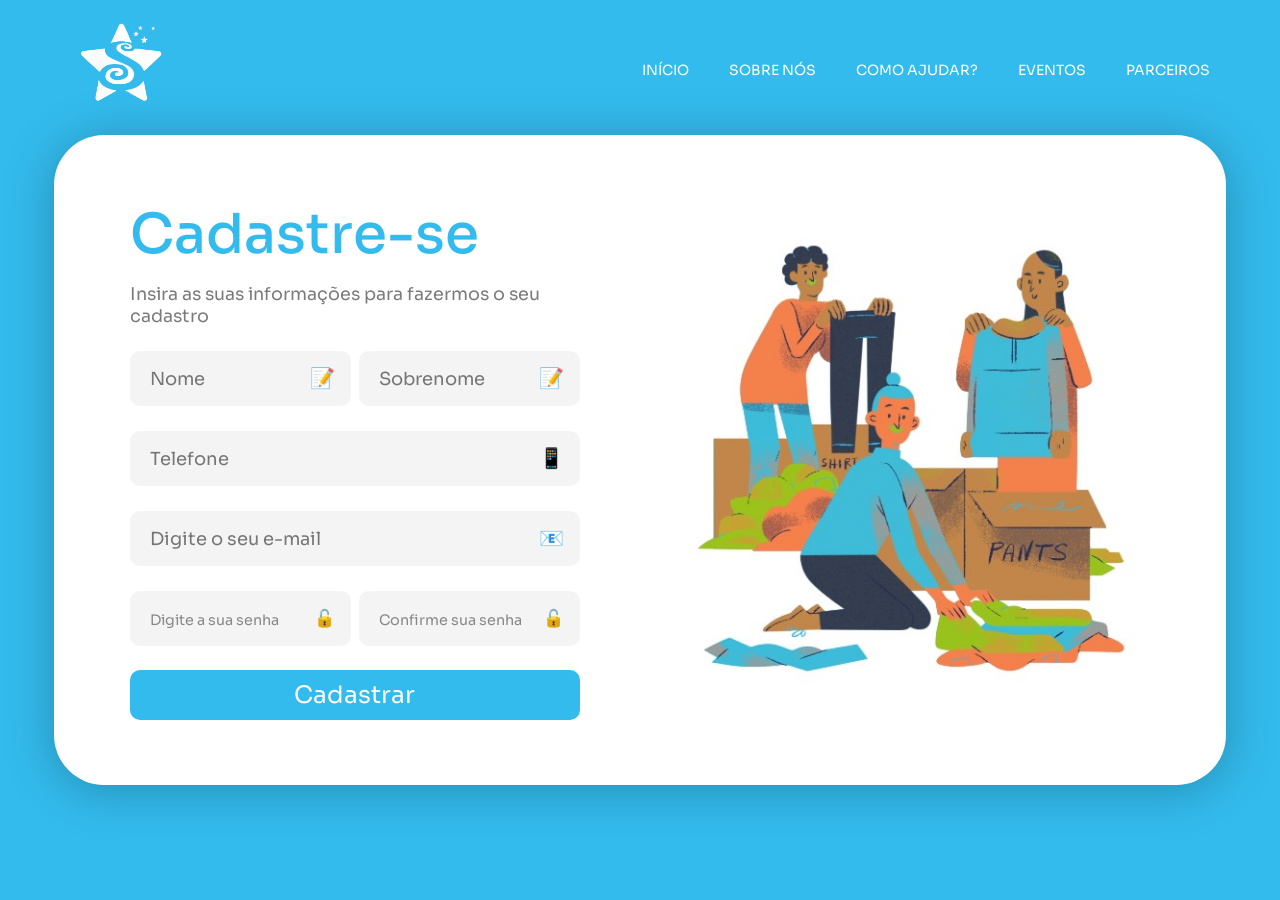
<file: src/cadastro.html>
<!DOCTYPE html>
<html lang="pt-BR">

<head>
    <meta charset="UTF-8">
    <meta name="viewport" content="width=device-width, initial-scale=1.0">
    <title>Cadastro</title>
    <link rel="stylesheet" href="cadastro.css">
    <link rel="stylesheet" href="https://cdnjs.cloudflare.com/ajax/libs/font-awesome/6.4.2/css/all.min.css"
        integrity="sha512-z3gLpd7yknf1YoNbCzqRKc4qyor8gaKU1qmn+CShxbuBusANI9QpRohGBreCFkKxLhei6S9CQXFEbbKuqLg0DA=="
        crossorigin="anonymous" referrerpolicy="no-referrer" />
    <link rel="shortcut icon" href="img/estrelacolorida.jpg" type="image/x-icon">
    <script src="https://api.mapbox.com/mapbox-gl-js/v2.14.1/mapbox-gl.js"></script>
    <link href='https://api.mapbox.com/mapbox-gl-js/v2.14.1/mapbox-gl.css' rel='stylesheet' />
    <link rel="stylesheet" href="https://cdn.jsdelivr.net/npm/bootstrap-icons@1.11.3/font/bootstrap-icons.min.css">
</head>

<body>
    <header>
        <div id="img-logo">
            <a href="paginainicial.html"><img src="imgensLogin/estrelaBranca.png" alt="logotipo" class="logotipo"></a>
        </div>
        <input type="checkbox" id="nav_check" hidden>
        <nav>
            <div class="logo">
                <div class="logo2">
                </div>
            </div>
            <ul>
                <li><a class="a-nav" href="paginainicial.html">INÍCIO</a></li>
                <li><a class="a-nav" href="paginainicial.html#quem-pode">SOBRE NÓS</a></li>
                <li><a class="a-nav" href="paginainicial.html#quem-somos">COMO AJUDAR?</a></li>
                <li><a class="a-nav" href="paginainicial.html#workshops-container">EVENTOS</a></li>
                <li><a class="a-nav" href="paginainicial.html#parceiros">PARCEIROS</a></li>
            </ul>
        </nav>
        <label for="nav_check" class="hamburguer">
            <div></div>
            <div></div>
            <div></div>
        </label>
    </header>
    <main>
        <section id="login">
            <section class="background">
                <div class="login-aside">
                    <h1>Cadastre-se</h1>
                    <p>Insira as suas informações para fazermos o seu cadastro</p>
                   
                    <section id="input-login">

                        <div class="name-container">
                            <div class="nome-wrapper">
                                <input id="nome" type="text" placeholder="Nome">
                                <button type="button" id="toggleNome" aria-label="Mostrar nome">📝</button>
                            </div>
                    
                            <div class="sobrenome-wrapper">
                                <input id="sobrenome" type="text" placeholder="Sobrenome">
                                <button type="button" id="toggleSobrenome" aria-label="Mostrar sobrenome">📝</button>
                            </div>
                        </div>

                        <div class="telefone-wrapper">
                            <input id="telefone" type="tel" placeholder="Telefone" autocomplete="tel" pattern="^\(d{2}\)\d{4,5}-\d{4}$">
                            <button type="button" id="toggleTelefone" aria-label="Mostrar telefone">
                                📱
                            </button>
                        </div>

                        <div class="email-wrapper">
                            <input id="email" type="email" placeholder="Digite o seu e-mail" autocomplete="email">
                            <button type="button" id="toggleEmail" aria-label="Mostrar email">
                                📧
                            </button>
                        </div>
                        
                        <div class="passwords-container">
                            <div class="password-wrapper">
                                <input id="password" type="password" placeholder="Digite a sua senha">
                                <button type="button" id="togglePassword" aria-label="Mostrar senha">🔓</button>
                            </div>
                            
                            <div class="passwordConfirme-wrapper">
                                <input id="passwordConfirme" type="password" placeholder="Confirme sua senha">
                                <button type="button" id="togglePasswordConfirme" aria-label="Mostrar senha">🔓</button>
                            </div>
                        </div>
                    </section>
                    <button id="button">
                        <span id="loadingIcon" style="display:none;">🔄</span>
                        Cadastrar
                    </button>
                    
                </div>
                <div class="login-img">
                </div>
            </section>
        </section>
    </main>
    
</body>
<script src="cadastro.js"></script>

</html>
</file>
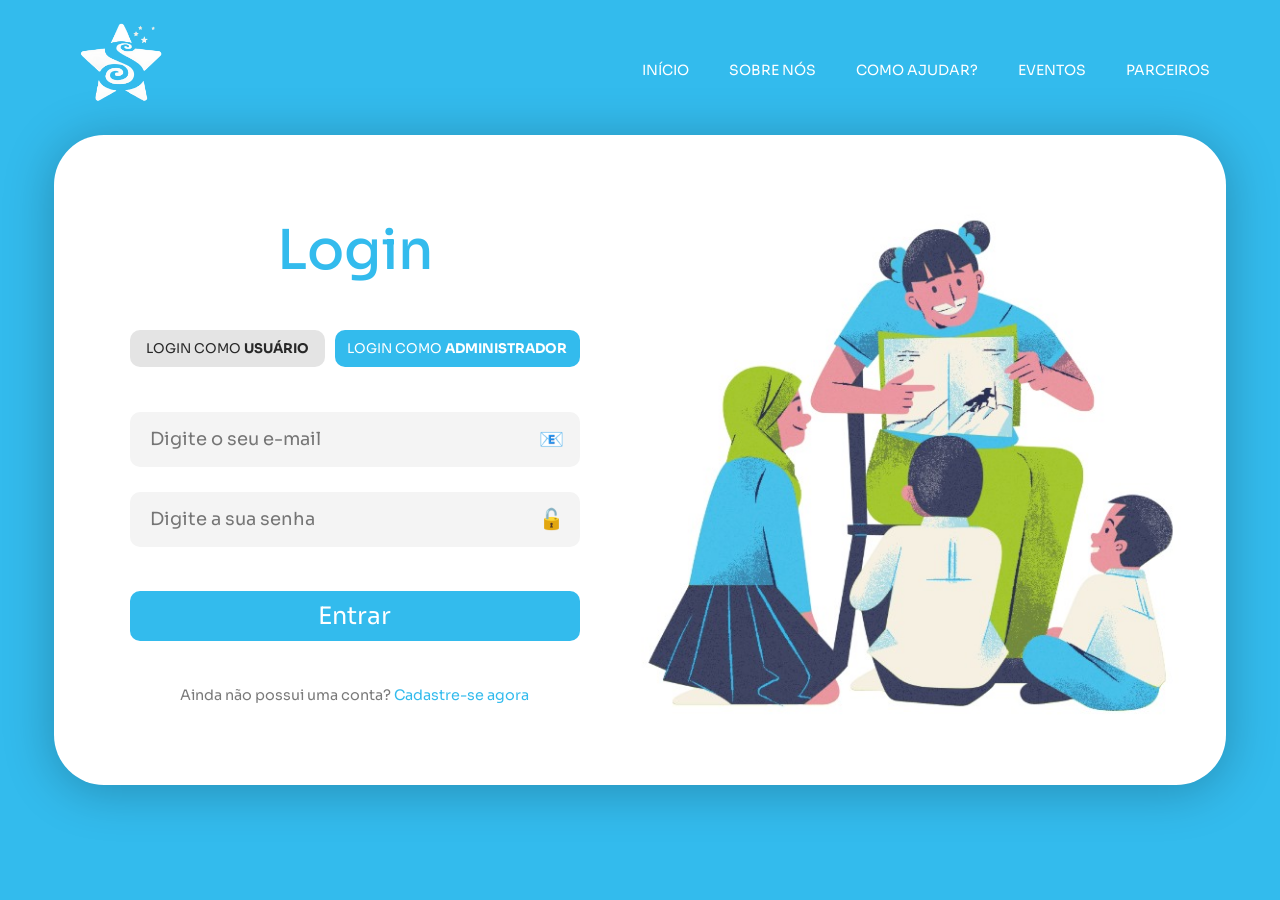
<file: src/loginAdm.html>
<!DOCTYPE html>
<html lang="pt-BR">

<head>
    <meta charset="UTF-8">
    <meta name="viewport" content="width=device-width, initial-scale=1.0">
    <title>Login de Administrador</title>
    <link rel="stylesheet" href="loginAdm.css">
    <link rel="stylesheet" href="https://cdnjs.cloudflare.com/ajax/libs/font-awesome/6.4.2/css/all.min.css"
        integrity="sha512-z3gLpd7yknf1YoNbCzqRKc4qyor8gaKU1qmn+CShxbuBusANI9QpRohGBreCFkKxLhei6S9CQXFEbbKuqLg0DA=="
        crossorigin="anonymous" referrerpolicy="no-referrer" />
    <link rel="shortcut icon" href="img/estrelacolorida.jpg" type="image/x-icon">
    <script src="https://api.mapbox.com/mapbox-gl-js/v2.14.1/mapbox-gl.js"></script>
    <link href='https://api.mapbox.com/mapbox-gl-js/v2.14.1/mapbox-gl.css' rel='stylesheet' />
    <link rel="stylesheet" href="https://cdn.jsdelivr.net/npm/bootstrap-icons@1.11.3/font/bootstrap-icons.min.css">
</head>

<body>
    <header>
        <div id="img-logo">
            <a href="paginainicial.html"><img src="imgensLogin/estrelaBranca.png" alt="logotipo" class="logotipo"></a>
        </div>
        <input type="checkbox" id="nav_check" hidden>
        <nav>
            <div class="logo">
                <div class="logo2">
                </div>
            </div>
            <ul>
                <li><a class="a-nav" href="paginainicial.html">INÍCIO</a></li>
                <li><a class="a-nav" href="paginainicial.html#quem-pode">SOBRE NÓS</a></li>
                <li><a class="a-nav" href="paginainicial.html#quem-somos">COMO AJUDAR?</a></li>
                <li><a class="a-nav" href="paginainicial.html#workshops-container">EVENTOS</a></li>
                <li><a class="a-nav" href="paginainicial.html#parceiros">PARCEIROS</a></li>
            </ul>
        </nav>
        <label for="nav_check" class="hamburguer">
            <div></div>
            <div></div>
            <div></div>
        </label>
    </header>
    <main>
        <section id="login">
            <section class="background">
                <div class="login-aside">
                    <h1>Login</h1>
                    <div class="login-button">
                        <button id="user-button"><a href="loginUsuario.html" class="login-b">LOGIN COMO <strong>USUÁRIO</strong></a></button>
                        <button id="adm-button"><a href="loginAdm.html">LOGIN COMO <strong>ADMINISTRADOR</strong></a></button>
                    </div>
                   
                    <section id="input-login">

                        <div class="email-wrapper">
                            <input id="email" type="email" placeholder="Digite o seu e-mail">
                            <button type="button" id="toggleEmail" aria-label="Mostrar email">
                                📧
                            </button>
                        </div>
                        
                        <div class="password-wrapper">
                            <input id="password" type="password" placeholder="Digite a sua senha">
                            <button type="button" id="togglePassword" aria-label="Mostrar senha">
                                🔓
                            </button>
                        </div>
                    </section>
                    <button id="button">Entrar</button>
                    <p>Ainda não possui uma conta? <a href="cadastro.html" id="cadastre">Cadastre-se agora</a></p>
                </div>
                <div class="login-img">
                </div>
            </section>
        </section>
    </main>
    
</body>
<script src="loginAdm.js"></script>

</html>
</file>
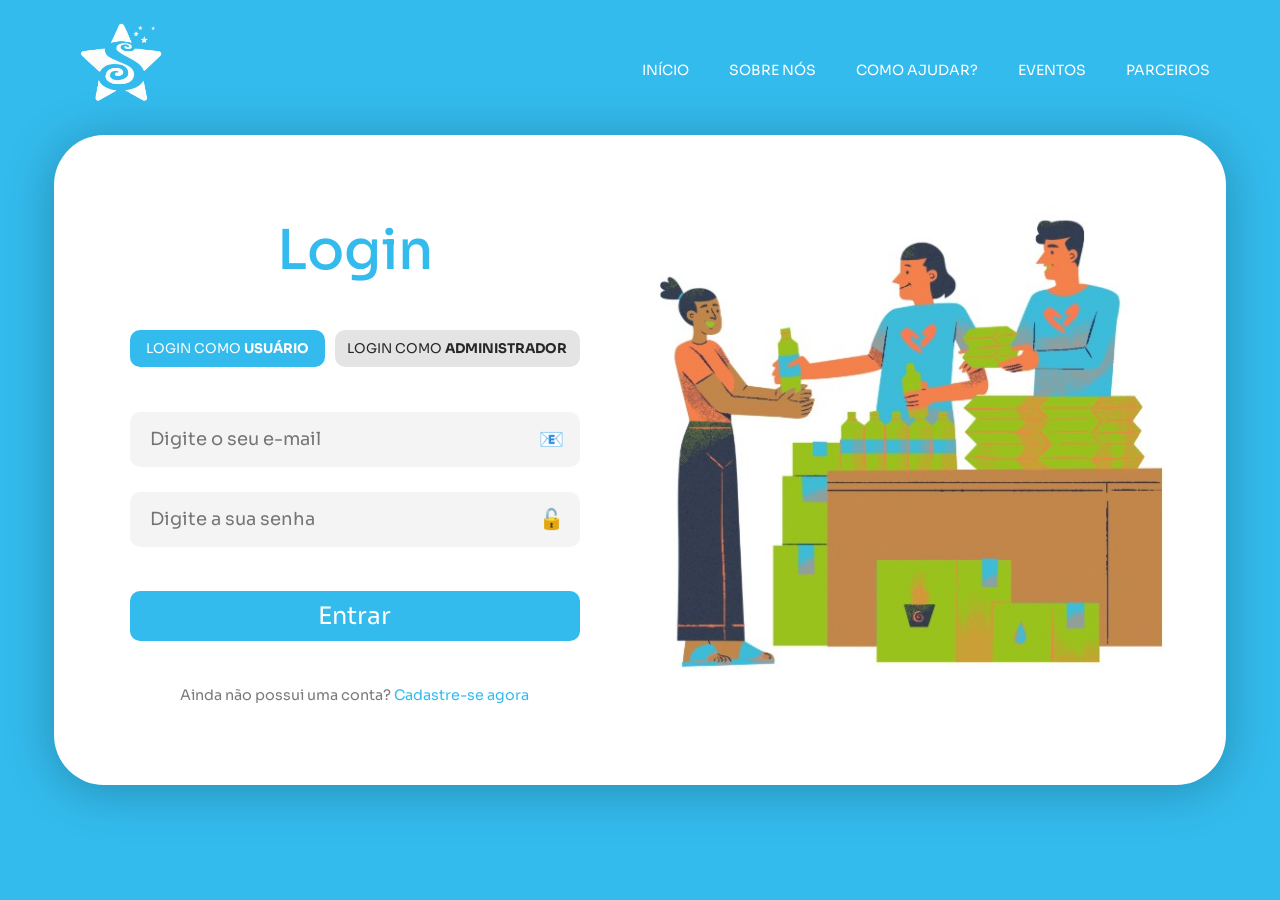
<file: src/loginUsuario.html>
<!DOCTYPE html>
<html lang="pt-BR">

<head>
    <meta charset="UTF-8">
    <meta name="viewport" content="width=device-width, initial-scale=1.0">
    <title>Login de Usuário</title>
    <link rel="stylesheet" href="loginUsuario.css">
    <link rel="stylesheet" href="https://cdnjs.cloudflare.com/ajax/libs/font-awesome/6.4.2/css/all.min.css"
        integrity="sha512-z3gLpd7yknf1YoNbCzqRKc4qyor8gaKU1qmn+CShxbuBusANI9QpRohGBreCFkKxLhei6S9CQXFEbbKuqLg0DA=="
        crossorigin="anonymous" referrerpolicy="no-referrer" />
    <link rel="shortcut icon" href="img/estrelacolorida.jpg" type="image/x-icon">
    <script src="https://api.mapbox.com/mapbox-gl-js/v2.14.1/mapbox-gl.js"></script>
    <link href='https://api.mapbox.com/mapbox-gl-js/v2.14.1/mapbox-gl.css' rel='stylesheet' />
    <link rel="stylesheet" href="https://cdn.jsdelivr.net/npm/bootstrap-icons@1.11.3/font/bootstrap-icons.min.css">
</head>

<body>
    <header>
        <div id="img-logo">
            <a href="paginainicial.html"><img src="imgensLogin/estrelaBranca.png" alt="logotipo" class="logotipo"></a>
        </div>
        <input type="checkbox" id="nav_check" hidden>
        <nav>
            <div class="logo">
                <div class="logo2">
                </div>
            </div>
            <ul>
                <li><a class="a-nav" href="paginainicial.html">INÍCIO</a></li>
                <li><a class="a-nav" href="paginainicial.html#quem-pode">SOBRE NÓS</a></li>
                <li><a class="a-nav" href="paginainicial.html#quem-somos">COMO AJUDAR?</a></li>
                <li><a class="a-nav" href="paginainicial.html#workshops-container">EVENTOS</a></li>
                <li><a class="a-nav" href="paginainicial.html#parceiros">PARCEIROS</a></li>
            </ul>
        </nav>
        <label for="nav_check" class="hamburguer">
            <div></div>
            <div></div>
            <div></div>
        </label>
    </header>
    <main>
        <section id="login">
            <section class="background">
                <div class="login-aside">
                    <h1>Login</h1>
                    <div class="login-button">
                        <button id="user-button"><a href="loginUsuario.css" class="login-b">LOGIN COMO <strong>USUÁRIO</strong></a></button>
                        <button id="adm-button"><a href="loginAdm.html">LOGIN COMO <strong>ADMINISTRADOR</strong></a></button>
                    </div>
                   
                    <section id="input-login">

                        <div class="email-wrapper">
                            <input id="email" type="email" placeholder="Digite o seu e-mail">
                            <button type="button" id="toggleEmail" aria-label="Mostrar email">
                                📧
                            </button>
                        </div>
                        
                        <div class="password-wrapper">
                            <input id="password" type="password" placeholder="Digite a sua senha">
                            <button type="button" id="togglePassword" aria-label="Mostrar senha">
                                🔓
                            </button>
                        </div>
                    </section>
                    <button id="button">Entrar</button>
                    <p>Ainda não possui uma conta? <a href="cadastro.html" id="cadastre">Cadastre-se agora</a></p>
                </div>
                <div class="login-img">
                </div>
            </section>
        </section>
    </main>
    
</body>
<script src="loginUsuario.js"></script>

</html>
</file>
<file: src/cadastro.css>
@import url('https://fonts.googleapis.com/css2?family=Sora:wght@100;300;400;500;700;800&display=swap');

*{
    margin: 0;
    font-family: 'Sora', sans-serif;
}

html{
    background-color:#33BBED;
}

.login-b{
    color: white;
    text-decoration: none;
}
#adm-button a{
    text-decoration: none;
    color: #282828;
}
.logotipo {
    width: 200px;
}

#logo {
    width: 125px;
    height: 49px;
}



header {
    position: absolute;
    display: flex;
    justify-content: space-between;
    align-items: center;
    width: 100%;
    z-index: 2;
    margin-top: 20px;
    
}

#img-logo{
    margin-left: 30px;
}

nav ul {
    margin-top: 7px;
    display: flex;
    align-items: center;
    margin-right: 50px;
}

.a-nav{
    font-size: 14px;
}

nav ul li a {
    color: white;
    text-decoration: none;
    padding: 0 20px;
}

nav ul li {
    list-style-type: none;
}



.hamburguer {
    display: none;
    height: fit-content;
    cursor: pointer;
    padding: 3px 8px;
    border-radius: 5px;
    transition: 0.5s;
}

.hamburguer div {
    width: 30px;
    height: 2px;
    margin: 6px 0;
    background-color: white;
    cursor: pointer;
}

.login{
    display: flex;
    gap: 30px;
    margin-right: 55px;
    margin-left: 50px;
}

#entrar {
    font-size: 17px;
    background: none;
    border: none;
    color: white;
    cursor: pointer;
}

#entrar a{
    color: white;
    text-decoration: none;
}

#cadastro a{
    color:#232323;
    text-decoration: none;
}

#cadastro {
    width: 150px;
    font-size: 17px;
    background: white;
    padding: 10px;
    border: none;
    border-radius: 30px;
    color: #232323;
    cursor: pointer;
}

p {
    color: #7A7A7A;
    font-size: 1.1rem;
    text-align: center;
}
  
p a {
    color: #33BBED;
    text-decoration: none;
}

.passwords-container {
    display: flex;
    gap: 0.5rem; /* Espaçamento entre os campos */
}

.password-wrapper, .passwordConfirme-wrapper {
    position: relative;
    display: flex;
    align-items: center;
    flex: 1; /* Divide o espaço igualmente entre os campos */
}



.password-wrapper input, .passwordConfirme-wrapper input {
    width: 100%;
    padding-right: 40px; /* Espaço para o ícone */
}

#togglePassword, #togglePasswordConfirme {
    position: absolute;
    right: 10px;
    background: none;
    border: none;
    cursor: pointer;
    font-size: 17px;
}



.email-wrapper {
    position: relative;
    display: flex;
    align-items: center;
}

#email {
    padding-right: 40px; /* Espaço para o ícone */
    
}

#toggleEmail {
    position: absolute;
    right: 10px;
    background: none;
    border: none;
    cursor: pointer;
    font-size: 20px; /* Aumenta o tamanho do ícone */
}

.telefone-wrapper {
    position: relative;
    display: flex;
    align-items: center;
}

#telefone {
    padding-right: 40px; /* Espaço para o ícone */
    
}

#toggleTelefone {
    position: absolute;
    right: 10px;
    background: none;
    border: none;
    cursor: pointer;
    font-size: 20px; /* Aumenta o tamanho do ícone */
}


.name-container {
    display: flex;
    gap: 0.5rem; /* Espaçamento entre os campos */
}

.nome-wrapper, .sobrenome-wrapper {
    position: relative;
    display: flex;
    align-items: center;
    flex: 1; /* Divide o espaço igualmente entre os campos */
}

.nome-wrapper input, .sobrenome-wrapper input {
    width: 100%;
    padding-right: 40px; /* Espaço para o ícone */
}

#toggleNome, #toggleSobrenome {
    position: absolute;
    right: 10px;
    background: none;
    border: none;
    cursor: pointer;
    font-size: 20px; /* Tamanho do ícone */
}




@media (min-width: 1200px) {
/*Aqui começa o código do main*/


#login{
    padding: 5px 54px;
    display: block;
    margin: auto;
}

.background{

    
    margin-top: 130px;
    background-color: white;
    width: 100%;
    height: 650px;
    border-radius: 50px;
    box-shadow: 0px 5px 50px 0px rgba(0, 0, 0, 0.25);
    display: flex;
    justify-content: space-around;
    align-items: center;
    border: 30px;


}

.login-aside{
    display: flex;
    flex-direction: column;
    justify-content: space-between;
    height: 80%;
    width: 450px;
    max-width: 100%;
    padding-left: 60px;
    
}

.login-aside h1{
    color: #33BBED;
    text-align: left;
    font-size: 55px;
    font-weight: 500;
    margin-bottom: -10px;
}

.login-aside p{
    color: #7A7A7A;
    text-align: left;
}

.divisor{
    display: flex;
    justify-content: space-between;
    align-items: center;
}

.line{
    background-color: #D1D1D1;
    height: 1.5px;
    width: 35%;
}

.login-button{
    display: flex;
    justify-content: space-between;
    align-items: center;
    gap: 10px;
}

#user-button{
    border: none;
    border-radius: 10px;
    background-color: #33BBED;
    color: white;
    width: 200px;
    padding: 10px;
}

#adm-button{
    border: none;
    border-radius: 10px;
    background-color: #E4E4E4;
    color: #282828;
    width: 250px;
    padding: 10px;
}

#adm-button:hover {
    transform: scale(1.02);
    
    
}
  
#user-button:hover {
    transform: scale(1.02);
    
    
}
  

  

.entrar-com{
    display: flex;
    align-items: center;
    justify-content: space-between;
    gap: 10px;
}

.meios-de-entrar{
    border: 1px solid #D2D2D2;
    border-radius: 10px;
    background: none;
    padding: 20px;
    width: 150px;
    height: 65px;
    object-fit: contain;
}

.continue{
    text-align: center;
}

#input-login{
    display: flex;
    flex-direction: column;
    gap: 25px;
}

#input-login input{
    border: none;
    width: 96.5%;
    height: 15px;
    padding: 20px 20px;
    padding-right: 50px;
    border-radius: 10px;
    background: #F4F4F4;
    font-size: 18px;
    outline: none;
}

#password::placeholder,
#passwordConfirme::placeholder {
    font-size: 0.9rem; /* Ajuste o tamanho conforme desejado */
    color: #888; /* Ajuste a cor se necessário */
}

#button{
    border: none;
    border-radius: 10px;
    padding: 10px;
    background-color: #33BBED;
    color: white;
    font-size: 24px;
    width: 100%;
}



#button:hover {
  transform: scale(1.02);
  
}

#cadastre:hover{
    text-decoration: underline;

}



.login-img{
    background: url(imgensLogin/cadastroimg.jpg);
    width: 600px;
    height: 600px;
    background-size: cover;
    background-repeat: no-repeat;
    border-radius: 50px;
}




}

@media (max-width: 1200px) and (min-width: 600px) {
    /*Aqui inicia o código do cabeçalho*/

    .logotipo {
        width: 180px;
        margin-left: -20px;
        
    }

    nav {
        position: fixed;
        left: -300px;
        top: 0;
        z-index: 15;
        width: 280px;
        height: 100%;
        background-color: white;
        transition: 0.5s;
        box-shadow: 2px 0 20px 0 rgb(0, 0, 0, 0.5);
        
    }

    .a-nav{
        color: #232323;
        font-weight: 500;
        padding: 0;
    }

    #nav_check:checked~nav {
        left: 0;
    }

    .logo2 {
        height: 39px;
        width: 100px;
        background: url(imgensLogin/estrelaBranca.png);
        background-size: cover;
    }

    nav .logo {
        display: block;
        height: 70px;
        display: flex;
        align-items: center;
        margin-left: 20px;
    }

    nav ul {
        display: flex;
        flex-direction: column;
        padding: 0 20px;
    }

    nav ul li {
        padding: 10px 0;
        width: 100%;
        cursor: pointer;
    }


    .hamburguer {
        display: block;
        margin-right: 55px;
    }

    .login{
        display: flex;
        flex-direction: column;
        gap: 10px;
        width: 100%;
        margin: 200px 0px 0px 0px;
    }
    
    #entrar a{
        color: white;
        text-decoration: none;
    }

    #cadastro a{
        color: white;
        text-decoration: none;
    }
    
    #cadastro {
        width: 230px;
        font-size: 17px;
        padding: 10px;
        border: none;
        border-radius: 30px;
        cursor: pointer;
        background-color: #33BBED;
    }

    #entrar {
        width: 230px;
        font-size: 17px;
        padding: 10px;
        border: none;
        border-radius: 30px;
        cursor: pointer;
        background-color: #33BBED
    }

/*Aqui começa o código do main*/

#login{
    padding-top: 10px;
    padding-bottom: 10px;
    padding-left: 45px;
    padding-right: 70px;
    display: block;
    margin: auto;
}

.background{
    margin-top: 100px;
    background-color: white;
    width: 90%;
    height: 700px;
    border-radius: 30px;
    box-shadow: 0px 5px 50px 0px rgba(0, 0, 0, 0.25);
    display: flex;
    justify-content: space-around;
    align-items: center;
    flex-direction: column;
    border: 30px;
    padding-right: 50px;
    padding-left: 50px;
    padding-top: 20px;
    margin-top: 110px;
}

.login-aside{
    display: flex;
    flex-direction: column;
    justify-content: space-between;
    height: 90%;
    max-width: 100%;
}

.login-aside h1{
    color: #33BBED;
    text-align: left;
    font-size: 50px;
    margin-bottom: -25px;
}

.login-aside p{
    text-align: left;
    color: #7A7A7A;;
    font-size: 30px;
}

.divisor{
    display: flex;
    justify-content: space-between;
    align-items: center;
}

.line{
    background-color: #D1D1D1;
    height: 1.5px;
    width: 35%;
}

.login-button{
    display: flex;
    justify-content: space-between;
    align-items: center;
    gap: 10px;
}

#user-button{
    border: none;
    border-radius: 10px;
    background-color: #33BBED;
    color: white;
    width: 250px;
    padding: 10px;
}

#adm-button{
    border: none;
    border-radius: 10px;
    background-color: #E4E4E4;
    color: #282828;
    width: 250px;
    padding: 10px;
}

#adm-button:hover {
    transform: scale(1.02);
    
    
}
  
#user-button:hover {
    transform: scale(1.02);
    
    
}

.entrar-com{
    display: flex;
    align-items: center;
    justify-content: space-between;
    gap: 10px;
}

.meios-de-entrar{
    border: 1px solid #D2D2D2;
    border-radius: 10px;
    background: none;
    padding: 20px;
    width: 150px;
    height: 65px;
    object-fit: contain;
}

.continue{
    text-align: center;
}

#input-login{
    display: flex;
    flex-direction: column;
    
    gap: 15px;
}

#input-login input{
    border: none;
    width: 96.5%;
    padding: 20px 20px;
    padding-right: 55px;
    border-radius: 10px;
    background: #F4F4F4;
    font-size: 24px;
    outline: none;
}

#password::placeholder,
#passwordConfirme::placeholder {
    font-size: 1.3rem; /* Ajuste o tamanho conforme desejado */
    color: #888; /* Ajuste a cor se necessário */
}

#button{
    border: none;
    border-radius: 10px;
    padding: 15px;
    background-color: #33BBED;
    color: white;
    font-size: 30px;
    width: 100%;
}


#button:hover {
    transform: scale(1.02);
}
  
#cadastre:hover{
      text-decoration: underline;
  
}


#togglePassword, #togglePasswordConfirme {
    position: absolute;
    right: 10px;
    background: none;
    border: none;
    cursor: pointer;
    font-size: 30px;
}




#toggleEmail {
    position: absolute;
    right: 10px;
    background: none;
    border: none;
    cursor: pointer;
    font-size: 30px; /* Aumenta o tamanho do ícone */
}



#toggleTelefone {
    position: absolute;
    right: 10px;
    background: none;
    border: none;
    cursor: pointer;
    font-size: 30px; /* Aumenta o tamanho do ícone */
}






#toggleNome, #toggleSobrenome {
    position: absolute;
    right: 10px;
    background: none;
    border: none;
    cursor: pointer;
    font-size: 30px; /* Tamanho do ícone */
}




}

@media (max-width: 600px) and (min-width: 200px) {
    /*Aqui inicia o código do cabeçalho*/

    .logotipo {
        width: 150px;
        margin-left: -20px;
    }

    nav {
        position: fixed;
        left: -300px;
        top: 0;
        z-index: 15;
        width: 280px;
        height: 100%;
        background-color: white;
        transition: 0.5s;
        box-shadow: 2px 0 20px 0 rgb(0, 0, 0, 0.5);
    }

    .a-nav{
        color: #232323;
        font-weight: 500;
        padding: 0;
    }

    #nav_check:checked~nav {
        left: 0;
    }

    .logo2 {
        height: 39px;
        width: 100px;
        background: url(img/LOGO-COLORIDO.png);
        background-size: cover;
    }

    nav .logo {
        display: block;
        height: 70px;
        display: flex;
        align-items: center;
        margin-left: 20px;
    }

    nav ul {
        display: flex;
        flex-direction: column;
        padding: 0 20px;
    }

    nav ul li {
        padding: 10px 0;
        width: 100%;
        cursor: pointer;
    }


    .hamburguer {
        display: block;
        margin-right: 55px;
    }

    .login{
        display: flex;
        flex-direction: column;
        gap: 10px;
        width: 100%;
        margin: 200px 0px 0px 0px;
    }
    
    #entrar a{
        color: white;
        text-decoration: none;
    }

    #cadastro a{
        color: white;
        text-decoration: none;
    }
    
    #cadastro {
        width: 230px;
        font-size: 17px;
        padding: 10px;
        border: none;
        border-radius: 30px;
        cursor: pointer;
        background-color: #e20001;
    }

    #entrar {
        width: 230px;
        font-size: 17px;
        padding: 10px;
        border: none;
        border-radius: 30px;
        cursor: pointer;
        background-color: #e20001;
    }


/*Aqui começa o código do main*/

#login{
    padding-top: 10px;
    padding-bottom: 10px;
    padding-left: 30px;
    padding-right: 70px;
    display: block;
    margin: auto;
}

.background{
    margin-top: 100px;
    background-color: white;
    width: 100%;
    height: 450px;
    border-radius: 30px;
    box-shadow: 0px 5px 50px 0px rgba(0, 0, 0, 0.25);
    display: flex;
    justify-content: space-around;
    align-items: center;
    flex-direction: column;
    border: 30px;
    padding-right: 20px;
    padding-left: 20px;
    padding-top: 20px;
   
}

.login-aside{
    display: flex;
    flex-direction: column;
    justify-content: space-between;
    height: 90%;
    max-width: 100%;
}

.login-aside h1{
    color: #33BBED;
    text-align: left;
    font-size: 30px;
    margin-bottom: -10px;
}

.login-aside p{
    color: #7A7A7A;
    font-size: 1.0rem;
    text-align: left;
}

.divisor{
    display: flex;
    justify-content: space-between;
    align-items: center;
}

.line{
    background-color: #D1D1D1;
    height: 1.5px;
    width: 30%;
}

.login-button{
    display: flex;
    justify-content: space-between;
    align-items: center;
    gap: 10px;
}

#user-button{
    border: none;
    border-radius: 10px;
    background-color: #33BBED;
    color: white;
    width: 250px;
    padding: 10px;
}

#adm-button{
    border: none;
    border-radius: 10px;
    background-color: #E4E4E4;
    color: #282828;
    width: 250px;
    padding: 10px;
}

#adm-button:hover {
    transform: scale(1.02);
    
    
}
  
#user-button:hover {
    transform: scale(1.02);
    
    
}


.entrar-com{
    display: flex;
    align-items: center;
    justify-content: space-between;
    gap: 10px;
}

.meios-de-entrar{
    border: 1px solid #D2D2D2;
    border-radius: 10px;
    background: none;
    padding: 20px;
    width: 150px;
    height: 65px;
    object-fit: contain;
}

.continue{
    text-align: center;
}

#input-login{
    display: flex;
    flex-direction: column;
    gap: 15px;
}

#input-login input{
    border: none;
    width: 96.5%;
    padding: 14px 15px;
    padding-right: 50px;
    border-radius: 10px;
    background: #F4F4F4;
    font-size: 15px;
    outline: none;
    
}


#button{
    border: none;
    border-radius: 10px;
    padding: 10px;
    background-color: #33BBED;
    color: white;
    font-size: 24px;
    width: 100%;
}


#button:hover {
    transform: scale(1.02);
    
}
  
#cadastre:hover{
      text-decoration: underline;
  
}
  

.passwords-container {
    display: flex;
    gap: 0.5rem; /* Espaçamento entre os campos */
}

.password-wrapper, .passwordConfirme-wrapper {
    position: relative;
    display: flex;
    align-items: center;
    flex: 1; /* Divide o espaço igualmente entre os campos */
}



.password-wrapper input, .passwordConfirme-wrapper input {
    width: 100%;
    padding-right: 40px; /* Espaço para o ícone */
}

#togglePassword, #togglePasswordConfirme {
    position: absolute;
    right: 10px;
    background: none;
    border: none;
    cursor: pointer;
    font-size: 15px;
}



.email-wrapper {
    position: relative;
    display: flex;
    align-items: center;
}

#email {
    padding-right: 40px; /* Espaço para o ícone */
    
}

#toggleEmail {
    position: absolute;
    right: 10px;
    background: none;
    border: none;
    cursor: pointer;
    font-size: 15px; /* Aumenta o tamanho do ícone */
}

.telefone-wrapper {
    position: relative;
    display: flex;
    align-items: center;
}

#telefone {
    padding-right: 40px; /* Espaço para o ícone */
    
}

#toggleTelefone {
    position: absolute;
    right: 10px;
    background: none;
    border: none;
    cursor: pointer;
    font-size: 15px; /* Aumenta o tamanho do ícone */
}


.name-container {
    display: flex;
    gap: 0.5rem; /* Espaçamento entre os campos */
}

.nome-wrapper, .sobrenome-wrapper {
    position: relative;
    display: flex;
    align-items: center;
    flex: 1; /* Divide o espaço igualmente entre os campos */
}

.nome-wrapper input, .sobrenome-wrapper input {
    width: 100%;
    padding-right: 40px; /* Espaço para o ícone */
}

#toggleNome, #toggleSobrenome {
    position: absolute;
    right: 10px;
    background: none;
    border: none;
    cursor: pointer;
    font-size: 15px; /* Tamanho do ícone */
}

#password::placeholder,
#passwordConfirme::placeholder {
    font-size: 0.7rem; /* Ajuste o tamanho conforme desejado */
    color: #888; /* Ajuste a cor se necessário */
}

}
</file>
<file: src/loginAdm.css>
@import url('https://fonts.googleapis.com/css2?family=Sora:wght@100;300;400;500;700;800&display=swap');

*{
    margin: 0;
    font-family: 'Sora', sans-serif;
}

html{
    background-color:#33BBED;
}

.login-b{
    color: #282828;
    text-decoration: none;
}
#adm-button a{
    text-decoration: none;
    color: white;
}
.logotipo {
    width: 200px;
}

#logo {
    width: 125px;
    height: 49px;
}



header {
    position: absolute;
    display: flex;
    justify-content: space-between;
    align-items: center;
    width: 100%;
    z-index: 2;
    margin-top: 20px;
    
}

#img-logo{
    margin-left: 30px;
}

nav ul {
    margin-top: 7px;
    display: flex;
    align-items: center;
    margin-right: 50px;
}

.a-nav{
    font-size: 14px;
}

nav ul li a {
    color: white;
    text-decoration: none;
    padding: 0 20px;
}

nav ul li {
    list-style-type: none;
}



.hamburguer {
    display: none;
    height: fit-content;
    cursor: pointer;
    padding: 3px 8px;
    border-radius: 5px;
    transition: 0.5s;
}

.hamburguer div {
    width: 30px;
    height: 2px;
    margin: 6px 0;
    background-color: white;
    cursor: pointer;
}

.login{
    display: flex;
    gap: 30px;
    margin-right: 55px;
    margin-left: 50px;
}

#entrar {
    font-size: 17px;
    background: none;
    border: none;
    color: white;
    cursor: pointer;
}

#entrar a{
    color: white;
    text-decoration: none;
}

#cadastro a{
    color:#232323;
    text-decoration: none;
}

#cadastro {
    width: 150px;
    font-size: 17px;
    background: white;
    padding: 10px;
    border: none;
    border-radius: 30px;
    color: #232323;
    cursor: pointer;
}

p {
    color: #7A7A7A;
    font-size: 0.9rem;
    text-align: center;
}
  
p a {
    color: #33BBED;
    text-decoration: none;
}

.password-wrapper {
    position: relative;
    display: flex;
    align-items: center;
}

#password {
    padding-right: 40px; /* Espaço para o ícone */
}

#togglePassword {
    position: absolute;
    right: 10px;
    background: none;
    border: none;
    cursor: pointer;
    font-size: 20px; /* Aumenta o tamanho do ícone */
}


.email-wrapper {
    position: relative;
    display: flex;
    align-items: center;
}

#email {
    padding-right: 40px; /* Espaço para o ícone */
    
}

#toggleEmail {
    position: absolute;
    right: 10px;
    background: none;
    border: none;
    cursor: pointer;
    font-size: 20px; /* Aumenta o tamanho do ícone */
}



@media (min-width: 1200px) {
/*Aqui começa o código do main*/


#login{
    padding: 5px 54px;
    display: block;
    margin: auto;
}

.background{

    
    margin-top: 130px;
    background-color: white;
    width: 100%;
    height: 650px;
    border-radius: 50px;
    box-shadow: 0px 5px 50px 0px rgba(0, 0, 0, 0.25);
    display: flex;
    justify-content: space-around;
    align-items: center;
    border: 30px;


}

.login-aside{
    display: flex;
    flex-direction: column;
    justify-content: space-between;
    height: 75%;
    width: 450px;
    max-width: 100%;
    padding-left: 60px;
    
}

.login-aside h1{
    color: #33BBED;
    text-align: center;
    font-size: 55px;
    font-weight: 500;
    
}

.login-aside p{
    color: #7A7A7A;;
}

.divisor{
    display: flex;
    justify-content: space-between;
    align-items: center;
}

.line{
    background-color: #D1D1D1;
    height: 1.5px;
    width: 35%;
}

.login-button{
    display: flex;
    justify-content: space-between;
    align-items: center;
    gap: 10px;
}

#user-button{
    border: none;
    border-radius: 10px;
    background-color: #E4E4E4;
    color: #282828;
    width: 200px;
    padding: 10px;
}

#adm-button{
    border: none;
    border-radius: 10px;
    background-color: #33BBED;
    color: white;
    width: 250px;
    padding: 10px;
}

#adm-button:hover {
    transform: scale(1.02);
    
    
}
  
#user-button:hover {
    transform: scale(1.02);
    
    
}
  

  

.entrar-com{
    display: flex;
    align-items: center;
    justify-content: space-between;
    gap: 10px;
}

.meios-de-entrar{
    border: 1px solid #D2D2D2;
    border-radius: 10px;
    background: none;
    padding: 20px;
    width: 150px;
    height: 65px;
    object-fit: contain;
}

.continue{
    text-align: center;
}

#input-login{
    display: flex;
    flex-direction: column;
    gap: 25px;
}

#input-login input{
    border: none;
    width: 96.5%;
    height: 15px;
    padding-right: 80px;
    padding: 20px 20px;
    padding-right: 50px;
    border-radius: 10px;
    background: #F4F4F4;
    font-size: 18px;
    outline: none;
}


#button{
    border: none;
    border-radius: 10px;
    padding: 10px;
    background-color: #33BBED;
    color: white;
    font-size: 24px;
    width: 100%;
}



#button:hover {
  transform: scale(1.02);
  
}

#cadastre:hover{
    text-decoration: underline;

}



.login-img{
    background: url(imgensLogin/loginAdmimagem.jpg);
    width: 600px;
    height: 600px;
    background-size: cover;
    background-repeat: no-repeat;
    border-radius: 50px;
}




}

@media (max-width: 1200px) and (min-width: 600px) {
    /*Aqui inicia o código do cabeçalho*/

    .logotipo {
        width: 180px;
        margin-left: -20px;
        
    }

    nav {
        position: fixed;
        left: -300px;
        top: 0;
        z-index: 15;
        width: 280px;
        height: 100%;
        background-color: white;
        transition: 0.5s;
        box-shadow: 2px 0 20px 0 rgb(0, 0, 0, 0.5);
        
    }

    .a-nav{
        color: #232323;
        font-weight: 500;
        padding: 0;
    }

    #nav_check:checked~nav {
        left: 0;
    }

    .logo2 {
        height: 39px;
        width: 100px;
        background: url(imgensLogin/estrelaBranca.png);
        background-size: cover;
    }

    nav .logo {
        display: block;
        height: 70px;
        display: flex;
        align-items: center;
        margin-left: 20px;
    }

    nav ul {
        display: flex;
        flex-direction: column;
        padding: 0 20px;
    }

    nav ul li {
        padding: 10px 0;
        width: 100%;
        cursor: pointer;
    }


    .hamburguer {
        display: block;
        margin-right: 55px;
    }

    .login{
        display: flex;
        flex-direction: column;
        gap: 10px;
        width: 100%;
        margin: 200px 0px 0px 0px;
    }
    
    #entrar a{
        color: white;
        text-decoration: none;
    }

    #cadastro a{
        color: white;
        text-decoration: none;
    }
    
    #cadastro {
        width: 230px;
        font-size: 17px;
        padding: 10px;
        border: none;
        border-radius: 30px;
        cursor: pointer;
        background-color: #33BBED;
    }

    #entrar {
        width: 230px;
        font-size: 17px;
        padding: 10px;
        border: none;
        border-radius: 30px;
        cursor: pointer;
        background-color: #33BBED
    }

/*Aqui começa o código do main*/

#login{
    padding-top: 10px;
    padding-bottom: 10px;
    padding-left: 45px;
    padding-right: 55px;
    display: block;
    margin: auto;
}

.background{
    margin-top: 100px;
    background-color: white;
    width: 90%;
    height: 700px;
    border-radius: 30px;
    box-shadow: 0px 5px 50px 0px rgba(0, 0, 0, 0.25);
    display: flex;
    justify-content: space-around;
    align-items: center;
    flex-direction: column;
    border: 30px;
    padding-right: 50px;
    padding-left: 50px;
    padding-top: 20px;
    margin-top: 110px;
}

.login-aside{
    display: flex;
    flex-direction: column;
    justify-content: space-between;
    height: 90%;
    max-width: 100%;
}

.login-aside h1{
    color: #33BBED;
    text-align: center;
    font-size: 70px;
    margin-bottom: 0px;
    margin-top: 30px;
}

.login-aside p{
    color: #7A7A7A;;
}

p {
    color: #7A7A7A;
    font-size: 1.3rem;
    text-align: center;
}

.divisor{
    display: flex;
    justify-content: space-between;
    align-items: center;
}

.line{
    background-color: #D1D1D1;
    height: 1.5px;
    width: 35%;
}

.login-button{
    display: flex;
    justify-content: space-between;
    align-items: center;
    gap: 10px;
}

#user-button{
    border: none;
    border-radius: 10px;
    background-color: #E4E4E4;
    color: #282828;
    width: 250px;
    padding: 10px;
}

#adm-button{
    border: none;
    border-radius: 10px;
    background-color: #33BBED;
    color: white;
    width: 250px;
    padding: 10px;
}

#adm-button:hover {
    transform: scale(1.02);
    
    
}
  
#user-button:hover {
    transform: scale(1.02);
    
    
}

.entrar-com{
    display: flex;
    align-items: center;
    justify-content: space-between;
    gap: 10px;
}

.meios-de-entrar{
    border: 1px solid #D2D2D2;
    border-radius: 10px;
    background: none;
    padding: 20px;
    width: 150px;
    height: 65px;
    object-fit: contain;
}

.continue{
    text-align: center;
}

#input-login{
    display: flex;
    flex-direction: column;
    
    gap: 15px;
}

#input-login input{
    border: none;
    width: 96.5%;
    padding: 20px 20px;
    padding-right: 55px;
    border-radius: 10px;
    background: #F4F4F4;
    font-size: 24px;
    outline: none;
}


#button{
    border: none;
    border-radius: 10px;
    padding: 10px;
    background-color: #33BBED;
    color: white;
    font-size: 40px;
    width: 100%;
}


#button:hover {
    transform: scale(1.02);
}
  
#cadastre:hover{
      text-decoration: underline;
  
}
  


#togglePassword {
    position: absolute;
    right: 10px;
    background: none;
    border: none;
    cursor: pointer;
    font-size: 30px; /* Aumenta o tamanho do ícone */
}



#toggleEmail {
    position: absolute;
    right: 10px;
    background: none;
    border: none;
    cursor: pointer;
    font-size: 30px; /* Aumenta o tamanho do ícone */
}

}

@media (max-width: 600px) and (min-width: 200px) {
    /*Aqui inicia o código do cabeçalho*/

    .logotipo {
        width: 150px;
        margin-left: -30px;
    }

   

    nav {
        position: fixed;
        left: -300px;
        top: 0;
        z-index: 15;
        width: 280px;
        height: 100%;
        background-color: white;
        transition: 0.5s;
        box-shadow: 2px 0 20px 0 rgb(0, 0, 0, 0.5);
    }

    .a-nav{
        color: #232323;
        font-weight: 500;
        padding: 0;
    }

    #nav_check:checked~nav {
        left: 0;
    }

    .logo2 {
        height: 39px;
        width: 100px;
        background: url(img/LOGO-COLORIDO.png);
        background-size: cover;
    }

    nav .logo {
        display: block;
        height: 70px;
        display: flex;
        align-items: center;
        margin-left: 20px;
    }

    nav ul {
        display: flex;
        flex-direction: column;
        padding: 0 20px;
    }

    nav ul li {
        padding: 10px 0;
        width: 100%;
        cursor: pointer;
    }


    .hamburguer {
        display: block;
        margin-right: 25px;
    }

    .login{
        display: flex;
        flex-direction: column;
        gap: 10px;
        width: 100%;
        margin: 200px 0px 0px 0px;
    }
    
    #entrar a{
        color: white;
        text-decoration: none;
    }

    #cadastro a{
        color: white;
        text-decoration: none;
    }
    
    #cadastro {
        width: 230px;
        font-size: 17px;
        padding: 10px;
        border: none;
        border-radius: 30px;
        cursor: pointer;
        background-color: #e20001;
    }

    #entrar {
        width: 230px;
        font-size: 17px;
        padding: 10px;
        border: none;
        border-radius: 30px;
        cursor: pointer;
        background-color: #e20001;
    }


/*Aqui começa o código do main*/

#login{
    padding-top: 10px;
    padding-bottom: 10px;
    padding-left: 30px;
    padding-right: 70px;
    display: block;
    margin: auto;
}

.background{
    margin-top: 100px;
    background-color: white;
    width: 100%;
    height: 450px;
    border-radius: 30px;
    box-shadow: 0px 5px 50px 0px rgba(0, 0, 0, 0.25);
    display: flex;
    justify-content: space-around;
    align-items: center;
    flex-direction: column;
    border: 30px;
    padding-right: 20px;
    padding-left: 20px;
    padding-top: 20px;
   
}

.login-aside{
    display: flex;
    flex-direction: column;
    justify-content: space-between;
    height: 90%;
    max-width: 100%;
}

.login-aside h1{
    color: #33BBED;
    text-align: center;
    font-size: 40px;
    margin-bottom: 0px;
}

.login-aside p{
    color: #7A7A7A;
    font-size: 12px;
}

.divisor{
    display: flex;
    justify-content: space-between;
    align-items: center;
}

.line{
    background-color: #D1D1D1;
    height: 1.5px;
    width: 30%;
}

.login-button{
    display: flex;
    justify-content: space-between;
    align-items: center;
    gap: 10px;
}

#user-button{
    border: none;
    border-radius: 10px;
    background-color: #E4E4E4;
    color: #282828;
    width: 250px;
    padding: 10px;
}

#adm-button{
    border: none;
    border-radius: 10px;
    background-color: #33BBED;
    color: white;
    width: 250px;
    padding: 10px;
}

#adm-button:hover {
    transform: scale(1.02);
    
    
}
  
#user-button:hover {
    transform: scale(1.02);
    
    
}


.entrar-com{
    display: flex;
    align-items: center;
    justify-content: space-between;
    gap: 10px;
}

.meios-de-entrar{
    border: 1px solid #D2D2D2;
    border-radius: 10px;
    background: none;
    padding: 20px;
    width: 150px;
    height: 65px;
    object-fit: contain;
}

.continue{
    text-align: center;
}

#input-login{
    display: flex;
    flex-direction: column;
    gap: 15px;
}

#input-login input{
    border: none;
    width: 96.5%;
    padding: 14px 15px;
    padding-right: 50px;
    border-radius: 10px;
    background: #F4F4F4;
    font-size: 15px;
    outline: none;
    
}


#button{
    border: none;
    border-radius: 10px;
    padding: 10px;
    background-color: #33BBED;
    color: white;
    font-size: 24px;
    width: 100%;
}


#button:hover {
    transform: scale(1.02);
    
}
  
#cadastre:hover{
      text-decoration: underline;
  
}
  


}
</file>
<file: src/loginUsuario.css>
@import url('https://fonts.googleapis.com/css2?family=Sora:wght@100;300;400;500;700;800&display=swap');

*{
    margin: 0;
    font-family: 'Sora', sans-serif;
}

html{
    background-color:#33BBED;
}

.login-b{
    color: white;
    text-decoration: none;
}
#adm-button a{
    text-decoration: none;
    color: #282828;
}
.logotipo {
    width: 200px;
}

#logo {
    width: 125px;
    height: 49px;
}



header {
    position: absolute;
    display: flex;
    justify-content: space-between;
    align-items: center;
    width: 100%;
    z-index: 2;
    margin-top: 20px;
    
}

#img-logo{
    margin-left: 30px;
}

nav ul {
    margin-top: 7px;
    display: flex;
    align-items: center;
    margin-right: 50px;
}

.a-nav{
    font-size: 14px;
}

nav ul li a {
    color: white;
    text-decoration: none;
    padding: 0 20px;
}

nav ul li {
    list-style-type: none;
}



.hamburguer {
    display: none;
    height: fit-content;
    cursor: pointer;
    padding: 3px 8px;
    border-radius: 5px;
    transition: 0.5s;
}

.hamburguer div {
    width: 30px;
    height: 2px;
    margin: 6px 0;
    background-color: white;
    cursor: pointer;
}

.login{
    display: flex;
    gap: 30px;
    margin-right: 55px;
    margin-left: 50px;
}

#entrar {
    font-size: 17px;
    background: none;
    border: none;
    color: white;
    cursor: pointer;
}

#entrar a{
    color: white;
    text-decoration: none;
}

#cadastro a{
    color:#232323;
    text-decoration: none;
}

#cadastro {
    width: 150px;
    font-size: 17px;
    background: white;
    padding: 10px;
    border: none;
    border-radius: 30px;
    color: #232323;
    cursor: pointer;
}

p {
    color: #7A7A7A;
    font-size: 0.9rem;
    text-align: center;
}
  
p a {
    color: #33BBED;
    text-decoration: none;
}

.password-wrapper {
    position: relative;
    display: flex;
    align-items: center;
}

#password {
    padding-right: 40px; /* Espaço para o ícone */
}

#togglePassword {
    position: absolute;
    right: 10px;
    background: none;
    border: none;
    cursor: pointer;
    font-size: 20px; /* Aumenta o tamanho do ícone */
}


.email-wrapper {
    position: relative;
    display: flex;
    align-items: center;
}

#email {
    padding-right: 40px; /* Espaço para o ícone */
    
}

#toggleEmail {
    position: absolute;
    right: 10px;
    background: none;
    border: none;
    cursor: pointer;
    font-size: 20px; /* Aumenta o tamanho do ícone */
}



@media (min-width: 1200px) {
/*Aqui começa o código do main*/


#login{
    padding: 5px 54px;
    display: block;
    margin: auto;
}

.background{

    
    margin-top: 130px;
    background-color: white;
    width: 100%;
    height: 650px;
    border-radius: 50px;
    box-shadow: 0px 5px 50px 0px rgba(0, 0, 0, 0.25);
    display: flex;
    justify-content: space-around;
    align-items: center;
    border: 30px;


}

.login-aside{
    display: flex;
    flex-direction: column;
    justify-content: space-between;
    height: 75%;
    width: 450px;
    max-width: 100%;
    padding-left: 60px;
    
}

.login-aside h1{
    color: #33BBED;
    text-align: center;
    font-size: 55px;
    font-weight: 500;
    
}

.login-aside p{
    color: #7A7A7A;;
}

.divisor{
    display: flex;
    justify-content: space-between;
    align-items: center;
}

.line{
    background-color: #D1D1D1;
    height: 1.5px;
    width: 35%;
}

.login-button{
    display: flex;
    justify-content: space-between;
    align-items: center;
    gap: 10px;
}

#user-button{
    border: none;
    border-radius: 10px;
    background-color: #33BBED;
    color: white;
    width: 200px;
    padding: 10px;
}

#adm-button{
    border: none;
    border-radius: 10px;
    background-color: #E4E4E4;
    color: #282828;
    width: 250px;
    padding: 10px;
}

#adm-button:hover {
    transform: scale(1.02);
    
    
}
  
#user-button:hover {
    transform: scale(1.02);
    
    
}
  

  

.entrar-com{
    display: flex;
    align-items: center;
    justify-content: space-between;
    gap: 10px;
}

.meios-de-entrar{
    border: 1px solid #D2D2D2;
    border-radius: 10px;
    background: none;
    padding: 20px;
    width: 150px;
    height: 65px;
    object-fit: contain;
}

.continue{
    text-align: center;
}

#input-login{
    display: flex;
    flex-direction: column;
    gap: 25px;
}

#input-login input{
    border: none;
    width: 96.5%;
    height: 15px;
    padding: 20px 20px;
    padding-right: 50px;
    border-radius: 10px;
    background: #F4F4F4;
    font-size: 18px;
    outline: none;
}


#button{
    border: none;
    border-radius: 10px;
    padding: 10px;
    background-color: #33BBED;
    color: white;
    font-size: 24px;
    width: 100%;
}



#button:hover {
  transform: scale(1.02);
  
}

#cadastre:hover{
    text-decoration: underline;

}



.login-img{
    background: url(imgensLogin/loginUsuarioimagem.jpg);
    width: 600px;
    height: 600px;
    background-size: cover;
    background-repeat: no-repeat;
    border-radius: 50px;
}




}

@media (max-width: 1200px) and (min-width: 600px) {
    /*Aqui inicia o código do cabeçalho*/

    .logotipo {
        width: 180px;
        margin-left: -20px;
        
    }

    nav {
        position: fixed;
        left: -300px;
        top: 0;
        z-index: 15;
        width: 280px;
        height: 100%;
        background-color: white;
        transition: 0.5s;
        box-shadow: 2px 0 20px 0 rgb(0, 0, 0, 0.5);
        
    }

    .a-nav{
        color: #232323;
        font-weight: 500;
        padding: 0;
    }

    #nav_check:checked~nav {
        left: 0;
    }

    .logo2 {
        height: 39px;
        width: 100px;
        background: url(imgensLogin/estrelaBranca.png);
        background-size: cover;
    }

    nav .logo {
        display: block;
        height: 70px;
        display: flex;
        align-items: center;
        margin-left: 20px;
    }

    nav ul {
        display: flex;
        flex-direction: column;
        padding: 0 20px;
    }

    nav ul li {
        padding: 10px 0;
        width: 100%;
        cursor: pointer;
    }


    .hamburguer {
        display: block;
        margin-right: 55px;
    }

    .login{
        display: flex;
        flex-direction: column;
        gap: 10px;
        width: 100%;
        margin: 200px 0px 0px 0px;
    }
    
    #entrar a{
        color: white;
        text-decoration: none;
    }

    #cadastro a{
        color: white;
        text-decoration: none;
    }
    
    #cadastro {
        width: 230px;
        font-size: 17px;
        padding: 10px;
        border: none;
        border-radius: 30px;
        cursor: pointer;
        background-color: #33BBED;
    }

    #entrar {
        width: 230px;
        font-size: 17px;
        padding: 10px;
        border: none;
        border-radius: 30px;
        cursor: pointer;
        background-color: #33BBED
    }

/*Aqui começa o código do main*/

#login{
    padding-top: 10px;
    padding-bottom: 10px;
    padding-left: 45px;
    padding-right: 70px;
    display: block;
    margin: auto;
}

.background{
    margin-top: 100px;
    background-color: white;
    width: 90%;
    height: 700px;
    border-radius: 30px;
    box-shadow: 0px 5px 50px 0px rgba(0, 0, 0, 0.25);
    display: flex;
    justify-content: space-around;
    align-items: center;
    flex-direction: column;
    border: 30px;
    padding-right: 50px;
    padding-left: 50px;
    padding-top: 20px;
    margin-top: 110px;
}

.login-aside{
    display: flex;
    flex-direction: column;
    justify-content: space-between;
    height: 90%;
    max-width: 100%;
}

.login-aside h1{
    color: #33BBED;
    text-align: center;
    font-size: 70px;
    margin-bottom: 0px;
    margin-top: 30px;
}

.login-aside p{
    color: #7A7A7A;
    
}

p {
    color: #7A7A7A;
    font-size: 1.2rem;
    text-align: center;
}
.divisor{
    display: flex;
    justify-content: space-between;
    align-items: center;
}

.line{
    background-color: #D1D1D1;
    height: 1.5px;
    width: 35%;
}

.login-button{
    display: flex;
    justify-content: space-between;
    align-items: center;
    gap: 10px;
}

#user-button{
    border: none;
    border-radius: 10px;
    background-color: #33BBED;
    color: white;
    width: 250px;
    padding: 10px;
}

#adm-button{
    border: none;
    border-radius: 10px;
    background-color: #E4E4E4;
    color: #282828;
    width: 250px;
    padding: 10px;
}

#adm-button:hover {
    transform: scale(1.02);
    
    
}
  
#user-button:hover {
    transform: scale(1.02);
    
    
}

.entrar-com{
    display: flex;
    align-items: center;
    justify-content: space-between;
    gap: 10px;
}

.meios-de-entrar{
    border: 1px solid #D2D2D2;
    border-radius: 10px;
    background: none;
    padding: 20px;
    width: 150px;
    height: 65px;
    object-fit: contain;
}

.continue{
    text-align: center;
}

#input-login{
    display: flex;
    flex-direction: column;
    
    gap: 15px;
}

#input-login input{
    border: none;
    width: 96.5%;
    padding: 20px 20px;
    padding-right: 55px;
    border-radius: 10px;
    background: #F4F4F4;
    font-size: 24px;
    outline: none;
}


#button{
    border: none;
    border-radius: 10px;
    padding: 10px;
    background-color: #33BBED;
    color: white;
    font-size: 40px;
    width: 100%;
}


#button:hover {
    transform: scale(1.02);
}
  
#cadastre:hover{
      text-decoration: underline;
  
}
  
.password-wrapper {
    position: relative;
    display: flex;
    align-items: center;
}

#password {
    padding-right: 40px; /* Espaço para o ícone */
}

#togglePassword {
    position: absolute;
    right: 10px;
    background: none;
    border: none;
    cursor: pointer;
    font-size: 30px; /* Aumenta o tamanho do ícone */
}




#toggleEmail {
    position: absolute;
    right: 10px;
    background: none;
    border: none;
    cursor: pointer;
    font-size: 30px; /* Aumenta o tamanho do ícone */
}



}

@media (max-width: 600px) and (min-width: 200px) {
    /*Aqui inicia o código do cabeçalho*/

    .logotipo {
        width: 150px;
        margin-left: -30px;
    }

    nav {
        position: fixed;
        left: -300px;
        top: 0;
        z-index: 15;
        width: 280px;
        height: 100%;
        background-color: white;
        transition: 0.5s;
        box-shadow: 2px 0 20px 0 rgb(0, 0, 0, 0.5);
    }

    .a-nav{
        color: #232323;
        font-weight: 500;
        padding: 0;
    }

    #nav_check:checked~nav {
        left: 0;
    }

    .logo2 {
        height: 39px;
        width: 100px;
        background: url(img/LOGO-COLORIDO.png);
        background-size: cover;
    }

    nav .logo {
        display: block;
        height: 70px;
        display: flex;
        align-items: center;
        margin-left: 20px;
    }

    nav ul {
        display: flex;
        flex-direction: column;
        padding: 0 20px;
    }

    nav ul li {
        padding: 10px 0;
        width: 100%;
        cursor: pointer;
    }


    .hamburguer {
        display: block;
        margin-right: 25px;
    }

    .login{
        display: flex;
        flex-direction: column;
        gap: 10px;
        width: 100%;
        margin: 200px 0px 0px 0px;
    }
    
    #entrar a{
        color: white;
        text-decoration: none;
    }

    #cadastro a{
        color: white;
        text-decoration: none;
    }
    
    #cadastro {
        width: 230px;
        font-size: 17px;
        padding: 10px;
        border: none;
        border-radius: 30px;
        cursor: pointer;
        background-color: #e20001;
    }

    #entrar {
        width: 230px;
        font-size: 17px;
        padding: 10px;
        border: none;
        border-radius: 30px;
        cursor: pointer;
        background-color: #e20001;
    }


/*Aqui começa o código do main*/

#login{
    padding-top: 10px;
    padding-bottom: 10px;
    padding-left: 30px;
    padding-right: 70px;
    display: block;
    margin: auto;
}

.background{
    margin-top: 100px;
    background-color: white;
    width: 100%;
    height: 450px;
    border-radius: 30px;
    box-shadow: 0px 5px 50px 0px rgba(0, 0, 0, 0.25);
    display: flex;
    justify-content: space-around;
    align-items: center;
    flex-direction: column;
    border: 30px;
    padding-right: 20px;
    padding-left: 20px;
    padding-top: 20px;
   
}

.login-aside{
    display: flex;
    flex-direction: column;
    justify-content: space-between;
    height: 90%;
    max-width: 100%;
}

.login-aside h1{
    color: #33BBED;
    text-align: center;
    font-size: 40px;
    margin-bottom: 0px;
}

.login-aside p{
    color: #7A7A7A;
    font-size: 12px;
}

.divisor{
    display: flex;
    justify-content: space-between;
    align-items: center;
}

.line{
    background-color: #D1D1D1;
    height: 1.5px;
    width: 30%;
}

.login-button{
    display: flex;
    justify-content: space-between;
    align-items: center;
    gap: 10px;
}

#user-button{
    border: none;
    border-radius: 10px;
    background-color: #33BBED;
    color: white;
    width: 250px;
    padding: 10px;
}

#adm-button{
    border: none;
    border-radius: 10px;
    background-color: #E4E4E4;
    color: #282828;
    width: 250px;
    padding: 10px;
}

#adm-button:hover {
    transform: scale(1.02);
    
    
}
  
#user-button:hover {
    transform: scale(1.02);
    
    
}


.entrar-com{
    display: flex;
    align-items: center;
    justify-content: space-between;
    gap: 10px;
}

.meios-de-entrar{
    border: 1px solid #D2D2D2;
    border-radius: 10px;
    background: none;
    padding: 20px;
    width: 150px;
    height: 65px;
    object-fit: contain;
}

.continue{
    text-align: center;
}

#input-login{
    display: flex;
    flex-direction: column;
    gap: 15px;
}

#input-login input{
    border: none;
    width: 96.5%;
    padding: 14px 15px;
    padding-right: 50px;
    border-radius: 10px;
    background: #F4F4F4;
    font-size: 15px;
    outline: none;
    
}


#button{
    border: none;
    border-radius: 10px;
    padding: 10px;
    background-color: #33BBED;
    color: white;
    font-size: 24px;
    width: 100%;
}


#button:hover {
    transform: scale(1.02);
    
}
  
#cadastre:hover{
      text-decoration: underline;
  
}
  


}
</file>
